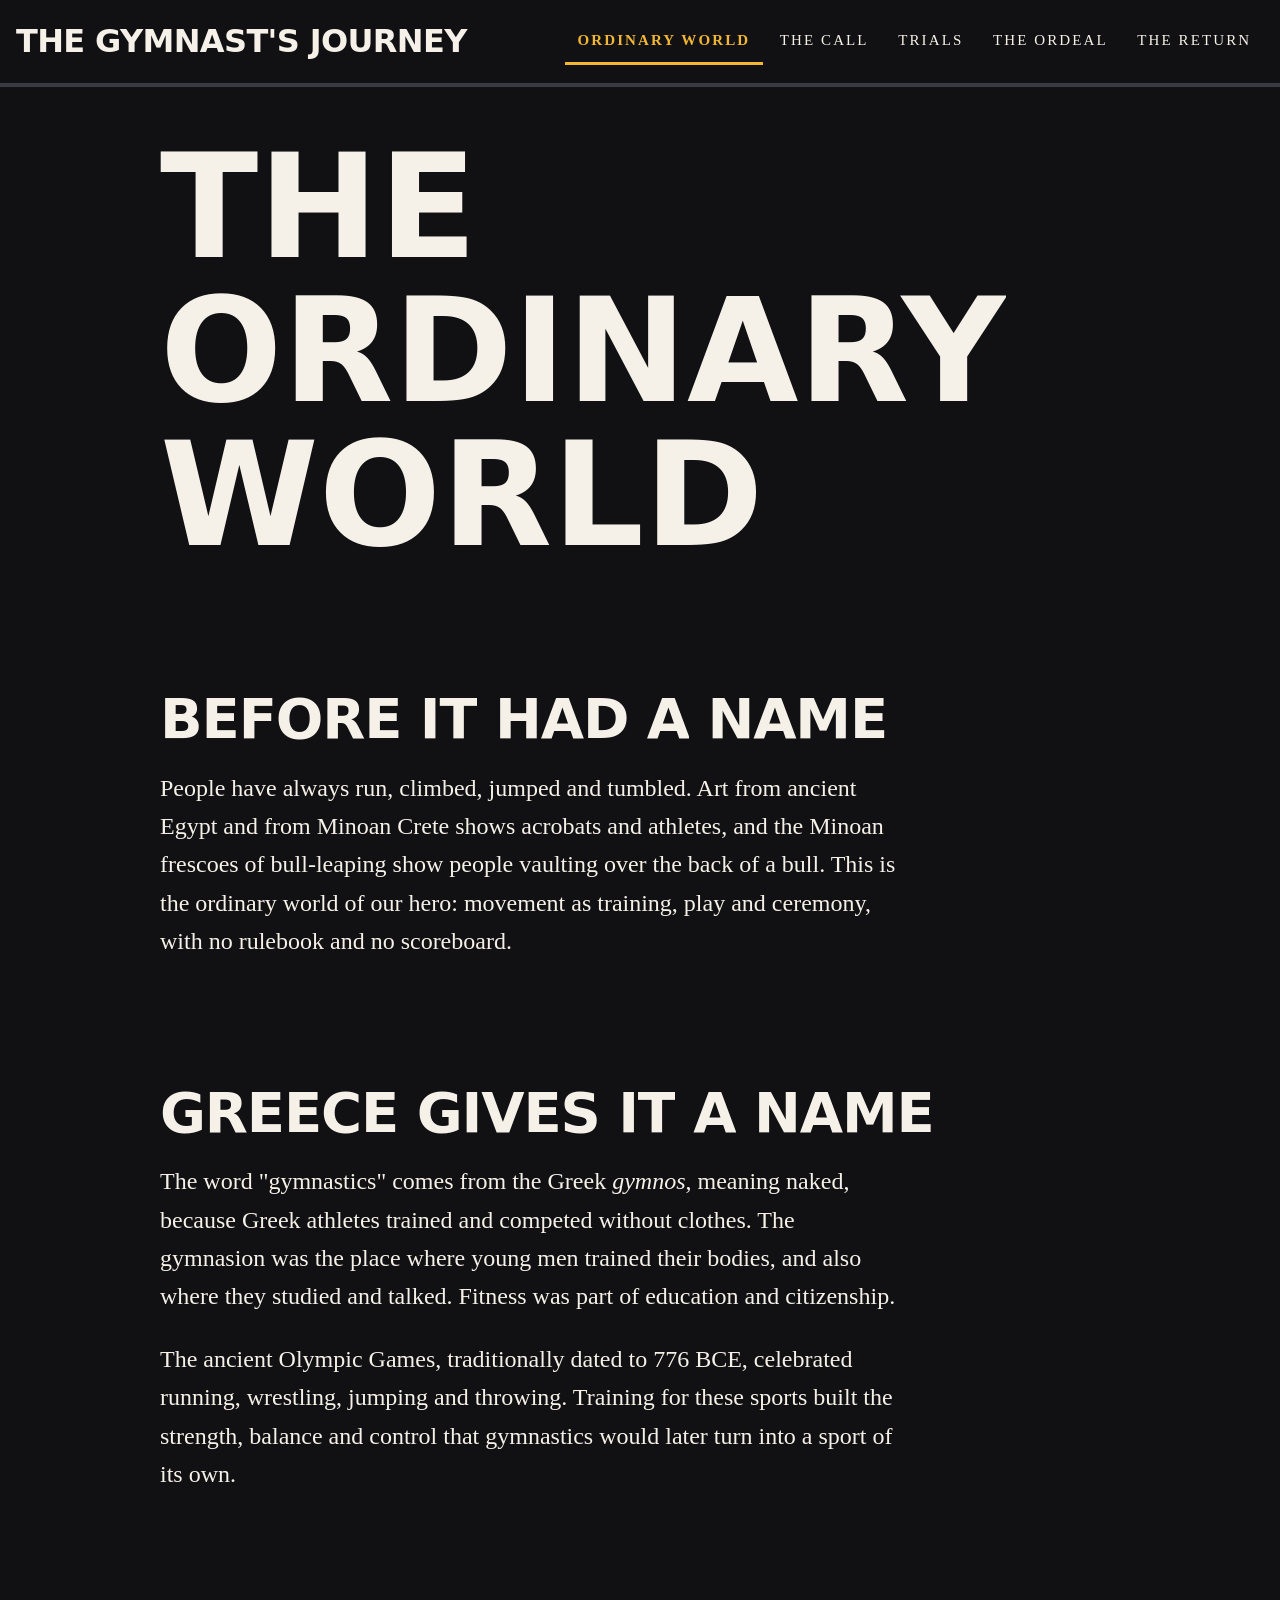
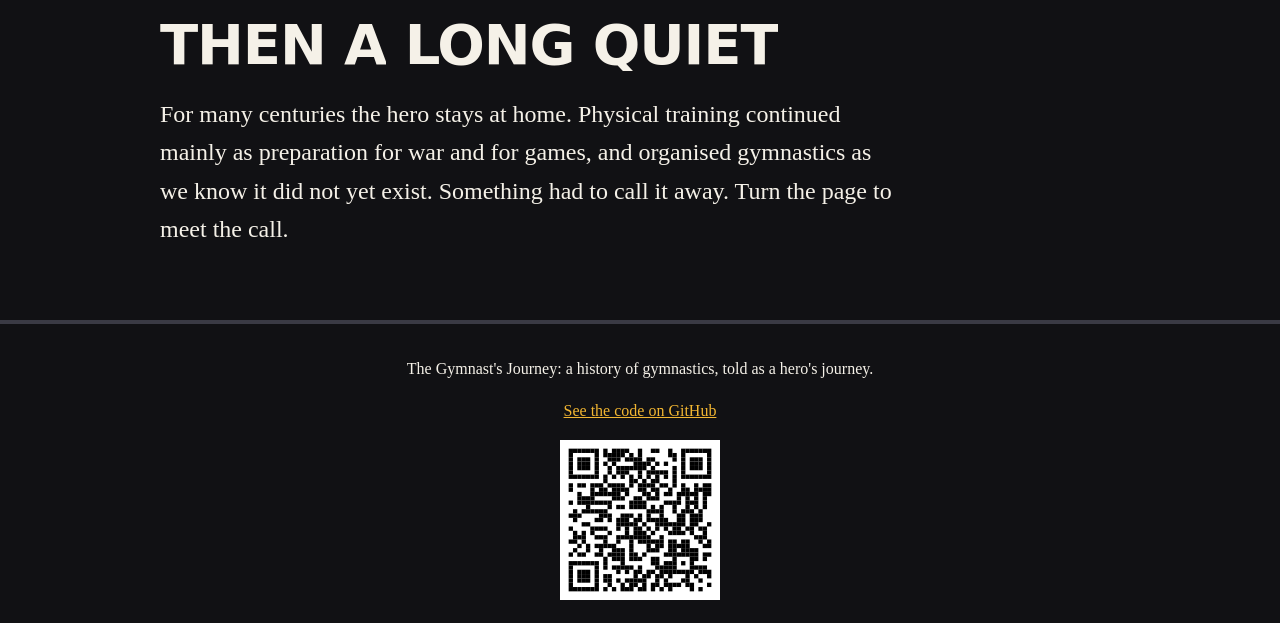
<file: index.html>
<!doctype html>
<html lang="en">
<head>
<meta charset="utf-8">
<meta name="viewport" content="width=device-width, initial-scale=1">
<title>The Ordinary World | The Gymnast's Journey</title>
<meta name="description" content="A text-only, hero's-journey history of gymnastics.">
<link rel="stylesheet" href="css/tokens.css">
<link rel="stylesheet" href="css/layout.css">
<link rel="stylesheet" href="css/site.css">
</head>
<body>
<a class="skip-link" href="#main">Skip to content</a>
<header class="site-header">
<a class="brand" href="index.html">The Gymnast's Journey</a>
<nav aria-label="Main">
<ul class="nav-list">
<li><a href="index.html">Ordinary World</a></li>
<li><a href="pages/call.html">The Call</a></li>
<li><a href="pages/trials.html">Trials</a></li>
<li><a href="pages/ordeal.html">The Ordeal</a></li>
<li><a href="pages/return.html">The Return</a></li>
</ul>
</nav>
</header>
<main id="main">
<h1 class="big-text">The Ordinary World</h1>
<section>
<h2>Before it had a name</h2>
<p>People have always run, climbed, jumped and tumbled. Art from ancient Egypt and from Minoan Crete shows acrobats and athletes, and the Minoan frescoes of bull-leaping show people vaulting over the back of a bull. This is the ordinary world of our hero: movement as training, play and ceremony, with no rulebook and no scoreboard.</p>
</section>
<section>
<h2>Greece gives it a name</h2>
<p>The word "gymnastics" comes from the Greek <em>gymnos</em>, meaning naked, because Greek athletes trained and competed without clothes. The gymnasion was the place where young men trained their bodies, and also where they studied and talked. Fitness was part of education and citizenship.</p>
<p>The ancient Olympic Games, traditionally dated to 776 BCE, celebrated running, wrestling, jumping and throwing. Training for these sports built the strength, balance and control that gymnastics would later turn into a sport of its own.</p>
</section>
<section>
<h2>Then a long quiet</h2>
<p>For many centuries the hero stays at home. Physical training continued mainly as preparation for war and for games, and organised gymnastics as we know it did not yet exist. Something had to call it away. Turn the page to meet the call.</p>
</section>
</main>
<footer class="site-footer"><p>The Gymnast's Journey: a history of gymnastics, told as a hero's journey.</p>
<p><a href="https://github.com/datton/orchestrate-demo-gymnastics-history">See the code on GitHub</a></p>
<img src="assets/github-qr.svg" width="160" height="160" alt="QR code linking to the GitHub repository for this site">
</footer>
<script src="js/nav.js"></script>
<script src="js/app.js"></script>
</body>
</html>
</file>
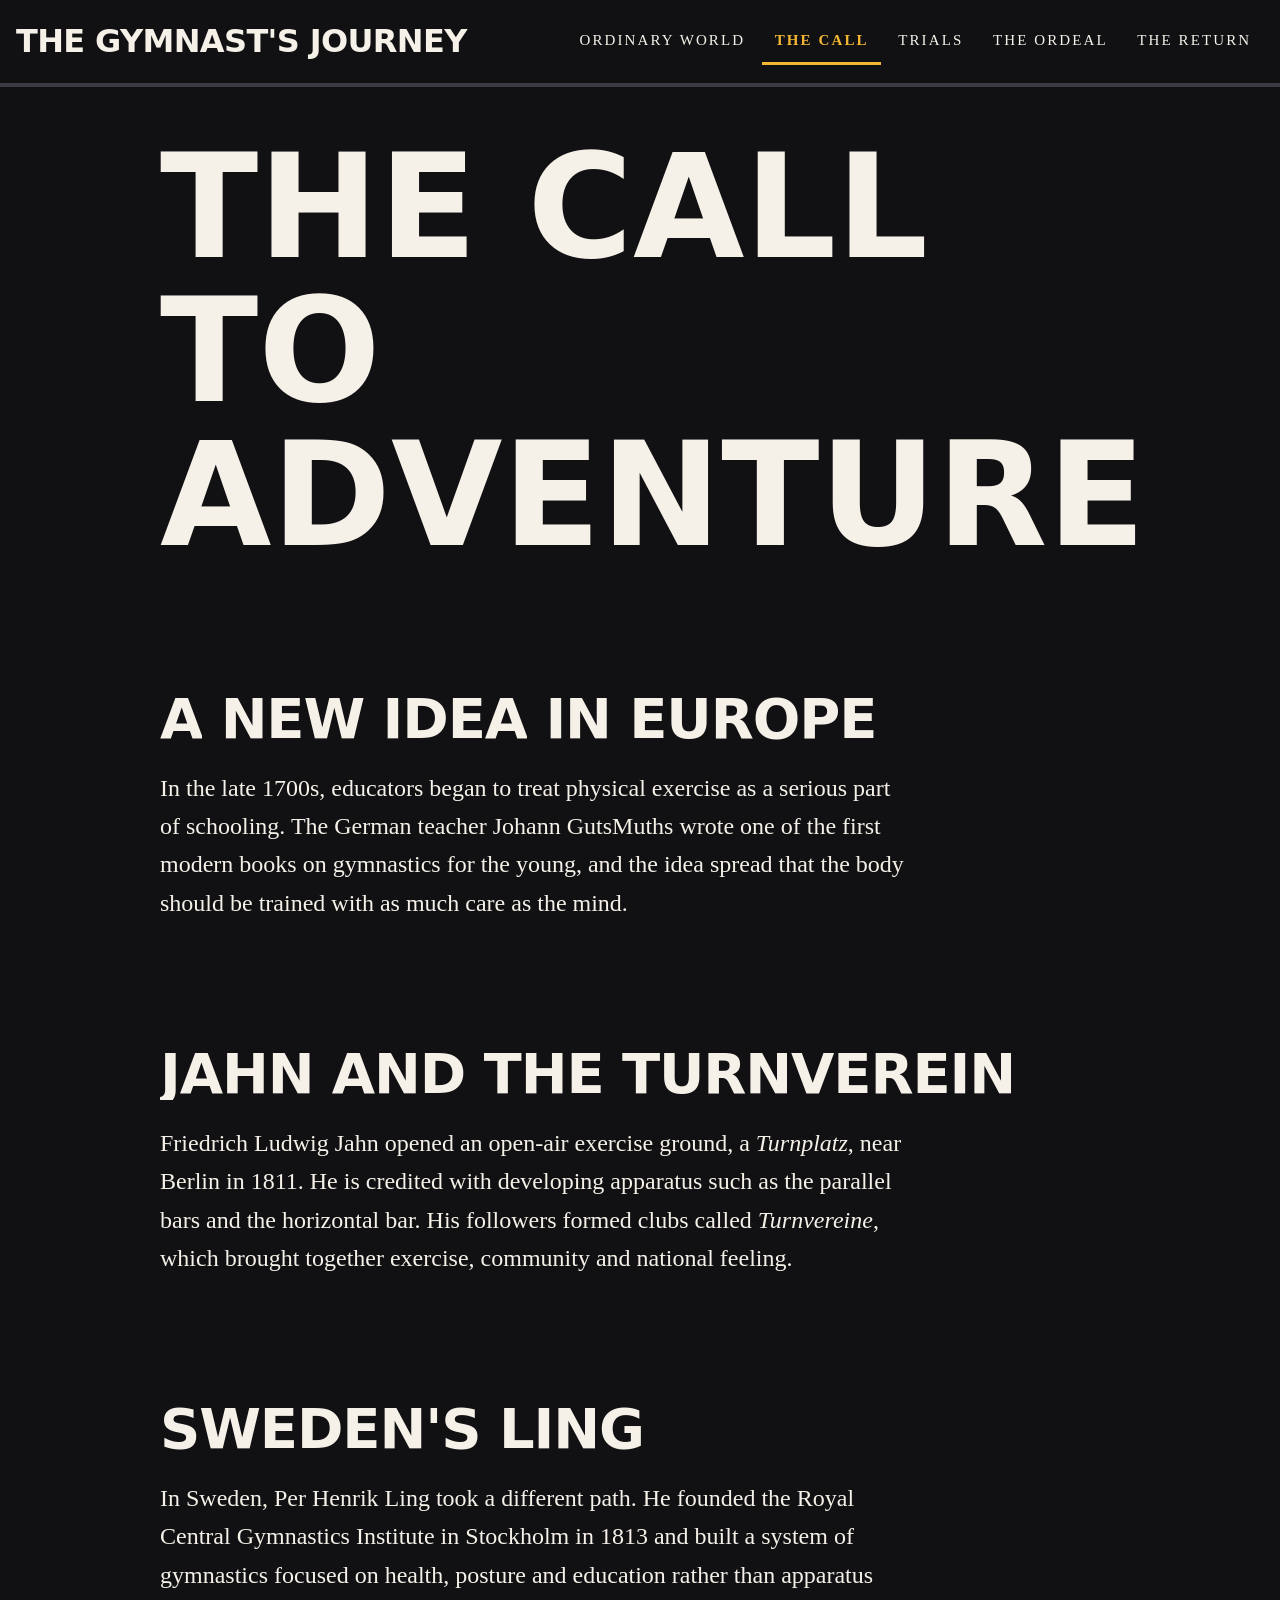
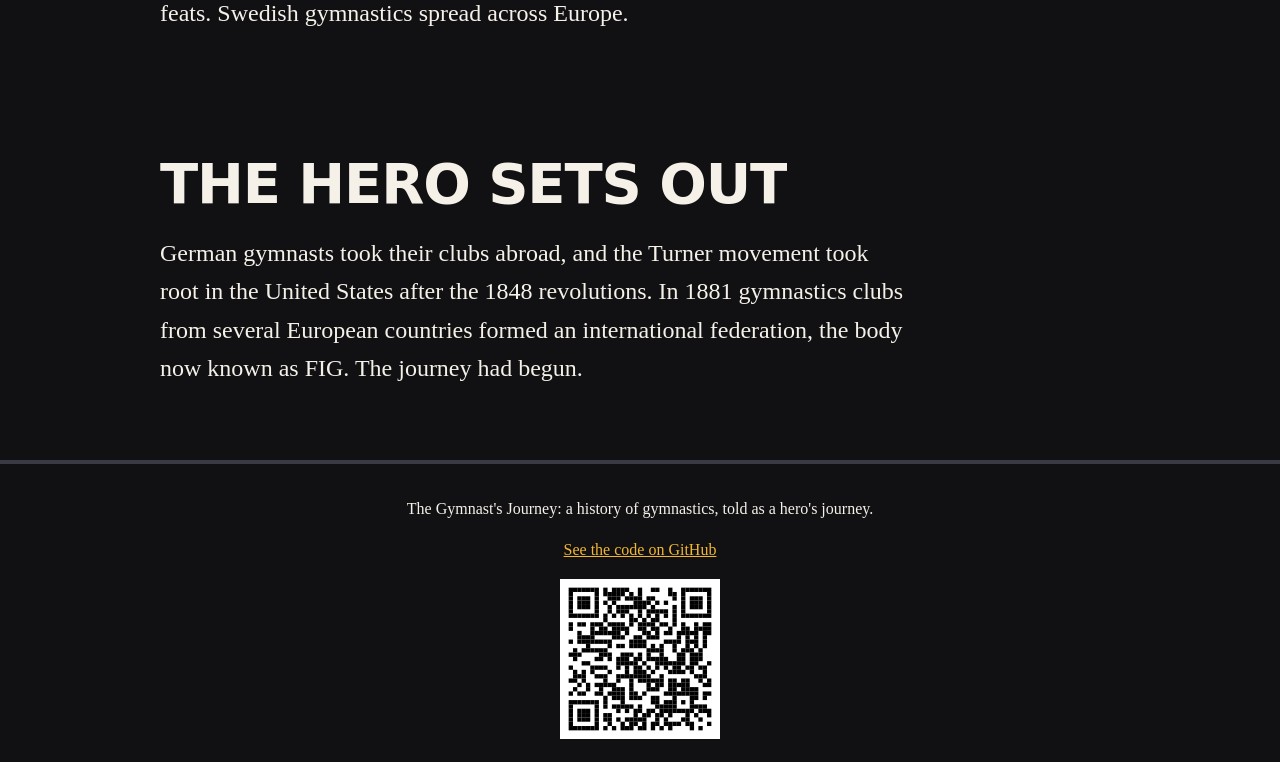
<file: pages/call.html>
<!doctype html>
<html lang="en">
<head>
<meta charset="utf-8">
<meta name="viewport" content="width=device-width, initial-scale=1">
<title>The Call to Adventure | The Gymnast's Journey</title>
<meta name="description" content="A text-only, hero's-journey history of gymnastics.">
<link rel="stylesheet" href="../css/tokens.css">
<link rel="stylesheet" href="../css/layout.css">
<link rel="stylesheet" href="../css/site.css">
</head>
<body>
<a class="skip-link" href="#main">Skip to content</a>
<header class="site-header">
<a class="brand" href="../index.html">The Gymnast's Journey</a>
<nav aria-label="Main">
<ul class="nav-list">
<li><a href="../index.html">Ordinary World</a></li>
<li><a href="../pages/call.html">The Call</a></li>
<li><a href="../pages/trials.html">Trials</a></li>
<li><a href="../pages/ordeal.html">The Ordeal</a></li>
<li><a href="../pages/return.html">The Return</a></li>
</ul>
</nav>
</header>
<main id="main">
<h1 class="big-text">The Call to Adventure</h1>
<section>
<h2>A new idea in Europe</h2>
<p>In the late 1700s, educators began to treat physical exercise as a serious part of schooling. The German teacher Johann GutsMuths wrote one of the first modern books on gymnastics for the young, and the idea spread that the body should be trained with as much care as the mind.</p>
</section>
<section>
<h2>Jahn and the Turnverein</h2>
<p>Friedrich Ludwig Jahn opened an open-air exercise ground, a <em>Turnplatz</em>, near Berlin in 1811. He is credited with developing apparatus such as the parallel bars and the horizontal bar. His followers formed clubs called <em>Turnvereine</em>, which brought together exercise, community and national feeling.</p>
</section>
<section>
<h2>Sweden's Ling</h2>
<p>In Sweden, Per Henrik Ling took a different path. He founded the Royal Central Gymnastics Institute in Stockholm in 1813 and built a system of gymnastics focused on health, posture and education rather than apparatus feats. Swedish gymnastics spread across Europe.</p>
</section>
<section>
<h2>The hero sets out</h2>
<p>German gymnasts took their clubs abroad, and the Turner movement took root in the United States after the 1848 revolutions. In 1881 gymnastics clubs from several European countries formed an international federation, the body now known as FIG. The journey had begun.</p>
</section>
</main>
<footer class="site-footer"><p>The Gymnast's Journey: a history of gymnastics, told as a hero's journey.</p>
<p><a href="https://github.com/datton/orchestrate-demo-gymnastics-history">See the code on GitHub</a></p>
<img src="../assets/github-qr.svg" width="160" height="160" alt="QR code linking to the GitHub repository for this site">
</footer>
<script src="../js/nav.js"></script>
<script src="../js/app.js"></script>
</body>
</html>
</file>
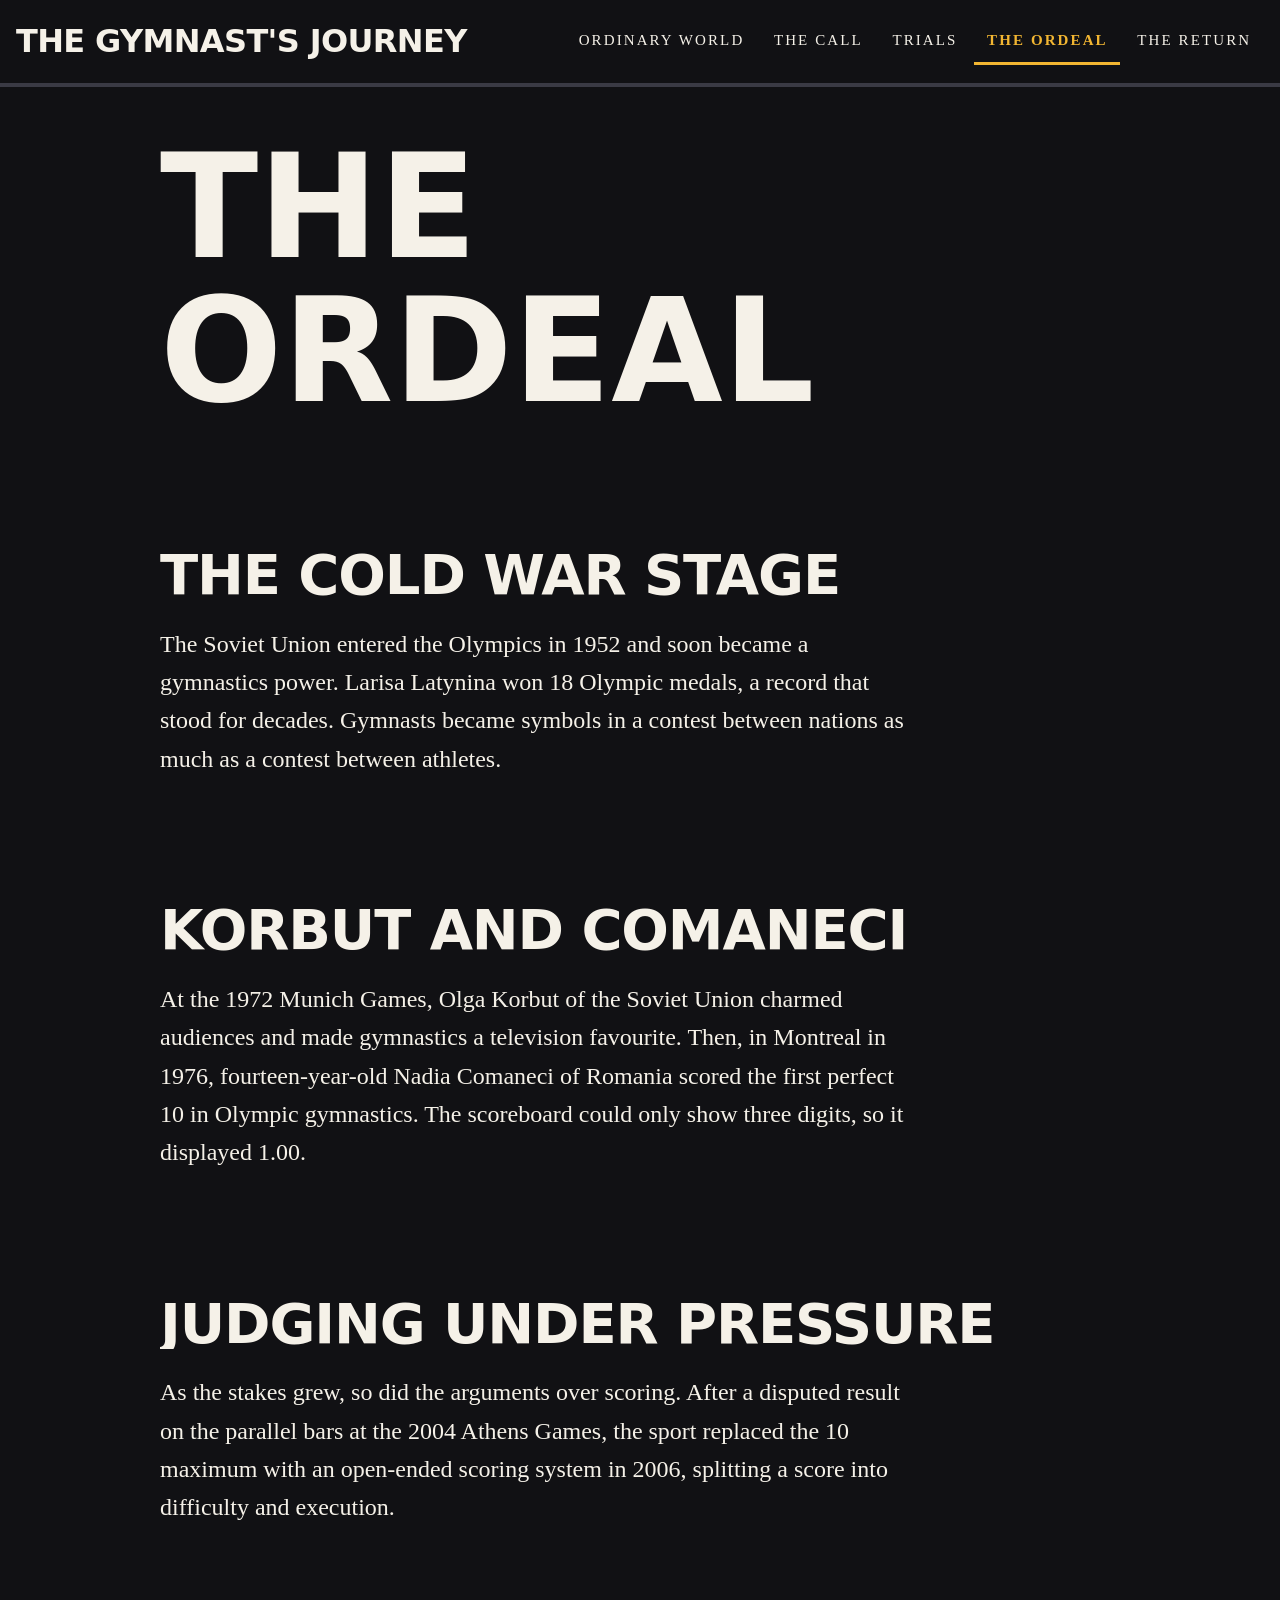
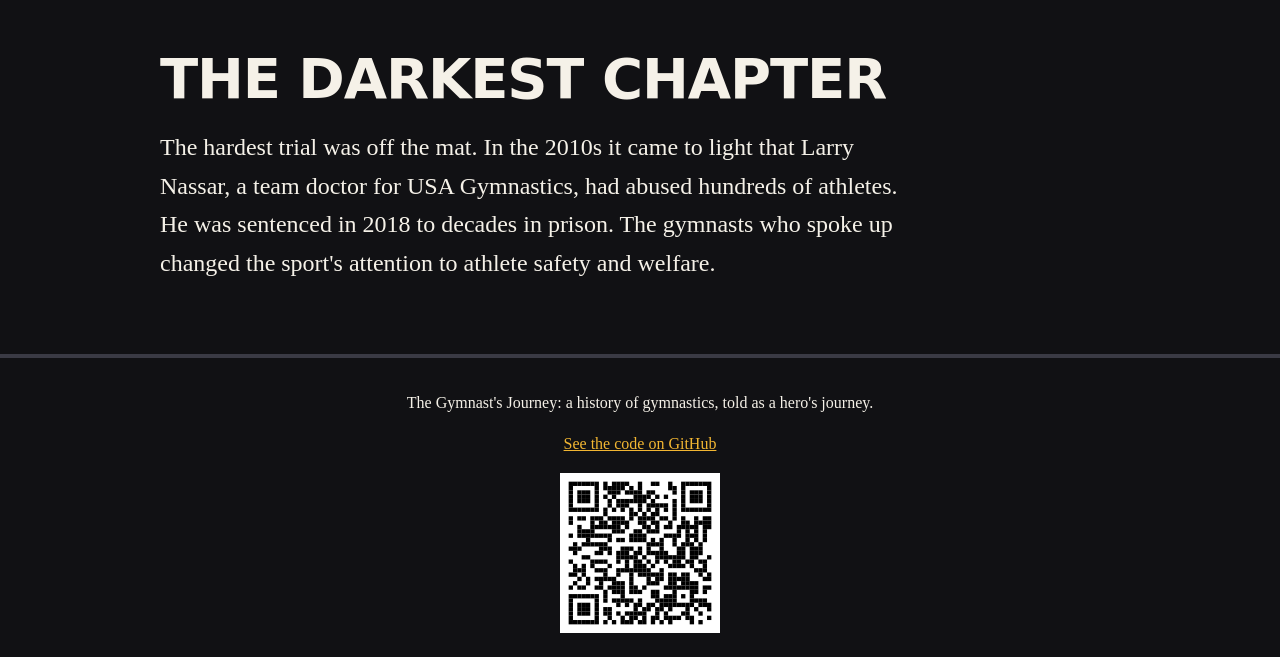
<file: pages/ordeal.html>
<!doctype html>
<html lang="en">
<head>
<meta charset="utf-8">
<meta name="viewport" content="width=device-width, initial-scale=1">
<title>The Ordeal | The Gymnast's Journey</title>
<meta name="description" content="A text-only, hero's-journey history of gymnastics.">
<link rel="stylesheet" href="../css/tokens.css">
<link rel="stylesheet" href="../css/layout.css">
<link rel="stylesheet" href="../css/site.css">
</head>
<body>
<a class="skip-link" href="#main">Skip to content</a>
<header class="site-header">
<a class="brand" href="../index.html">The Gymnast's Journey</a>
<nav aria-label="Main">
<ul class="nav-list">
<li><a href="../index.html">Ordinary World</a></li>
<li><a href="../pages/call.html">The Call</a></li>
<li><a href="../pages/trials.html">Trials</a></li>
<li><a href="../pages/ordeal.html">The Ordeal</a></li>
<li><a href="../pages/return.html">The Return</a></li>
</ul>
</nav>
</header>
<main id="main">
<h1 class="big-text">The Ordeal</h1>
<section>
<h2>The Cold War stage</h2>
<p>The Soviet Union entered the Olympics in 1952 and soon became a gymnastics power. Larisa Latynina won 18 Olympic medals, a record that stood for decades. Gymnasts became symbols in a contest between nations as much as a contest between athletes.</p>
</section>
<section>
<h2>Korbut and Comaneci</h2>
<p>At the 1972 Munich Games, Olga Korbut of the Soviet Union charmed audiences and made gymnastics a television favourite. Then, in Montreal in 1976, fourteen-year-old Nadia Comaneci of Romania scored the first perfect 10 in Olympic gymnastics. The scoreboard could only show three digits, so it displayed 1.00.</p>
</section>
<section>
<h2>Judging under pressure</h2>
<p>As the stakes grew, so did the arguments over scoring. After a disputed result on the parallel bars at the 2004 Athens Games, the sport replaced the 10 maximum with an open-ended scoring system in 2006, splitting a score into difficulty and execution.</p>
</section>
<section>
<h2>The darkest chapter</h2>
<p>The hardest trial was off the mat. In the 2010s it came to light that Larry Nassar, a team doctor for USA Gymnastics, had abused hundreds of athletes. He was sentenced in 2018 to decades in prison. The gymnasts who spoke up changed the sport's attention to athlete safety and welfare.</p>
</section>
</main>
<footer class="site-footer"><p>The Gymnast's Journey: a history of gymnastics, told as a hero's journey.</p>
<p><a href="https://github.com/datton/orchestrate-demo-gymnastics-history">See the code on GitHub</a></p>
<img src="../assets/github-qr.svg" width="160" height="160" alt="QR code linking to the GitHub repository for this site">
</footer>
<script src="../js/nav.js"></script>
<script src="../js/app.js"></script>
</body>
</html>
</file>
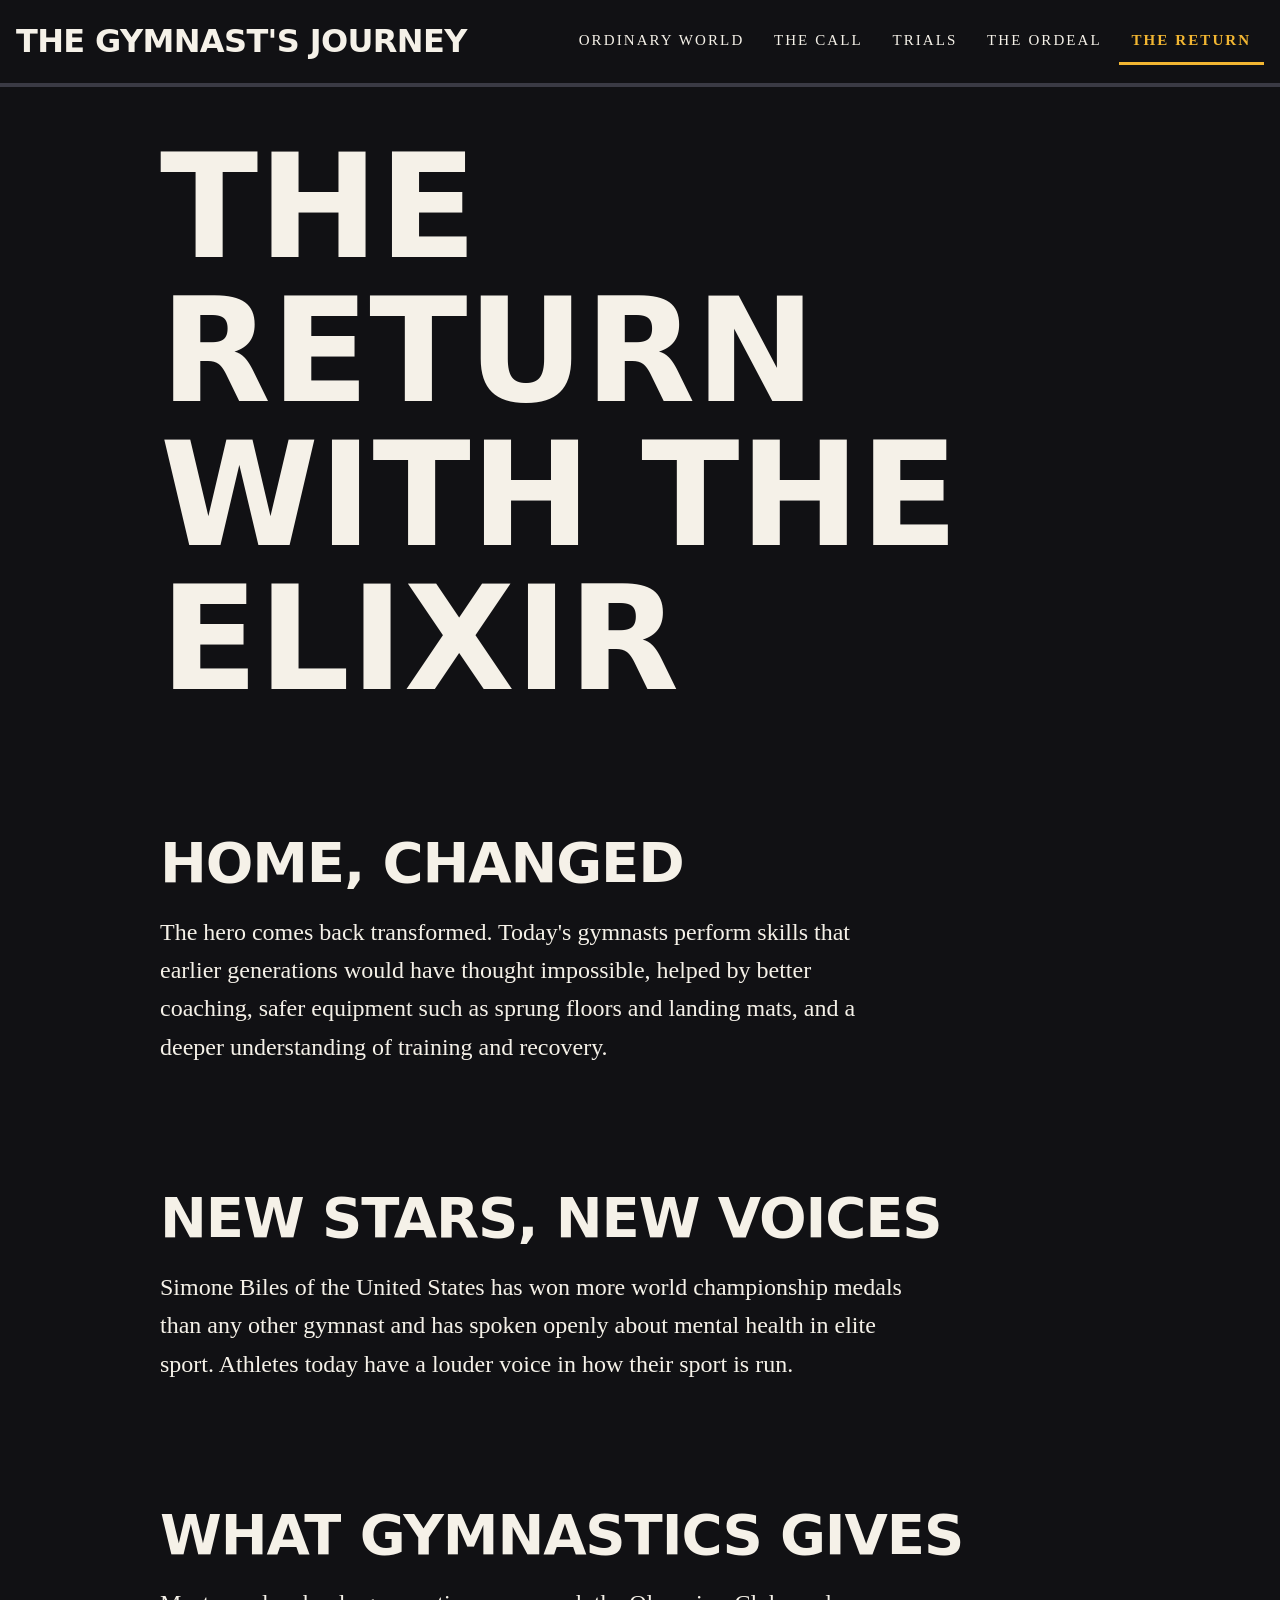
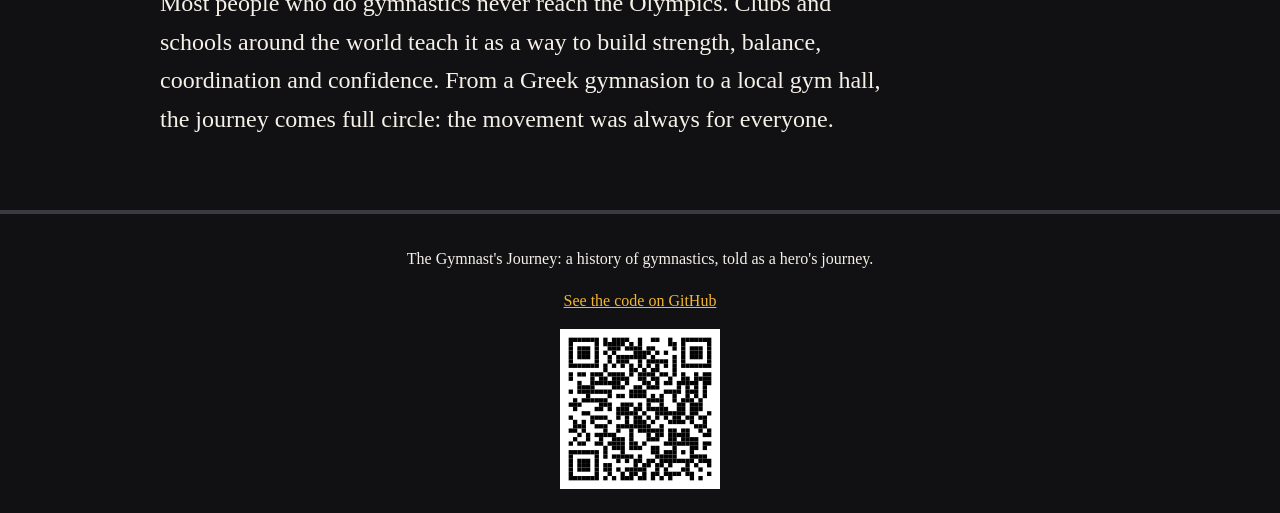
<file: pages/return.html>
<!doctype html>
<html lang="en">
<head>
<meta charset="utf-8">
<meta name="viewport" content="width=device-width, initial-scale=1">
<title>The Return with the Elixir | The Gymnast's Journey</title>
<meta name="description" content="A text-only, hero's-journey history of gymnastics.">
<link rel="stylesheet" href="../css/tokens.css">
<link rel="stylesheet" href="../css/layout.css">
<link rel="stylesheet" href="../css/site.css">
</head>
<body>
<a class="skip-link" href="#main">Skip to content</a>
<header class="site-header">
<a class="brand" href="../index.html">The Gymnast's Journey</a>
<nav aria-label="Main">
<ul class="nav-list">
<li><a href="../index.html">Ordinary World</a></li>
<li><a href="../pages/call.html">The Call</a></li>
<li><a href="../pages/trials.html">Trials</a></li>
<li><a href="../pages/ordeal.html">The Ordeal</a></li>
<li><a href="../pages/return.html">The Return</a></li>
</ul>
</nav>
</header>
<main id="main">
<h1 class="big-text">The Return with the Elixir</h1>
<section>
<h2>Home, changed</h2>
<p>The hero comes back transformed. Today's gymnasts perform skills that earlier generations would have thought impossible, helped by better coaching, safer equipment such as sprung floors and landing mats, and a deeper understanding of training and recovery.</p>
</section>
<section>
<h2>New stars, new voices</h2>
<p>Simone Biles of the United States has won more world championship medals than any other gymnast and has spoken openly about mental health in elite sport. Athletes today have a louder voice in how their sport is run.</p>
</section>
<section>
<h2>What gymnastics gives</h2>
<p>Most people who do gymnastics never reach the Olympics. Clubs and schools around the world teach it as a way to build strength, balance, coordination and confidence. From a Greek gymnasion to a local gym hall, the journey comes full circle: the movement was always for everyone.</p>
</section>
</main>
<footer class="site-footer"><p>The Gymnast's Journey: a history of gymnastics, told as a hero's journey.</p>
<p><a href="https://github.com/datton/orchestrate-demo-gymnastics-history">See the code on GitHub</a></p>
<img src="../assets/github-qr.svg" width="160" height="160" alt="QR code linking to the GitHub repository for this site">
</footer>
<script src="../js/nav.js"></script>
<script src="../js/app.js"></script>
</body>
</html>
</file>
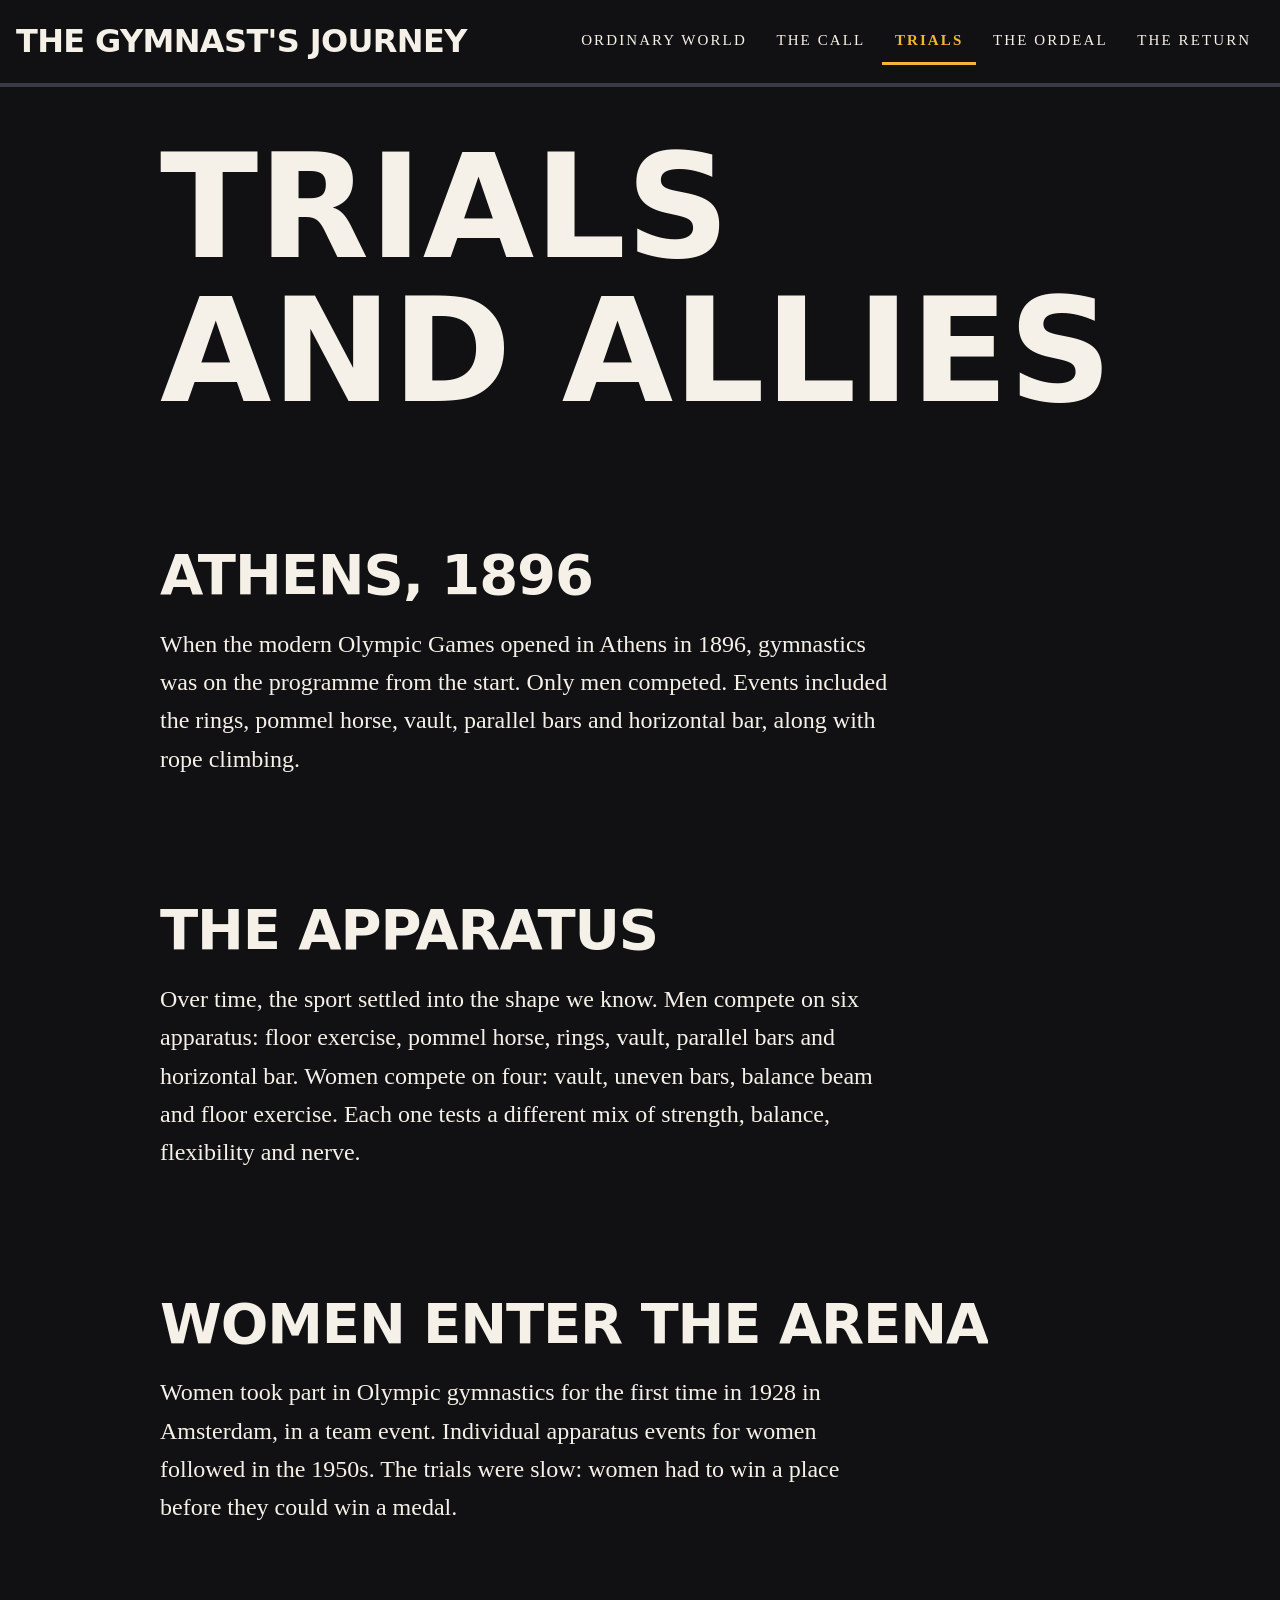
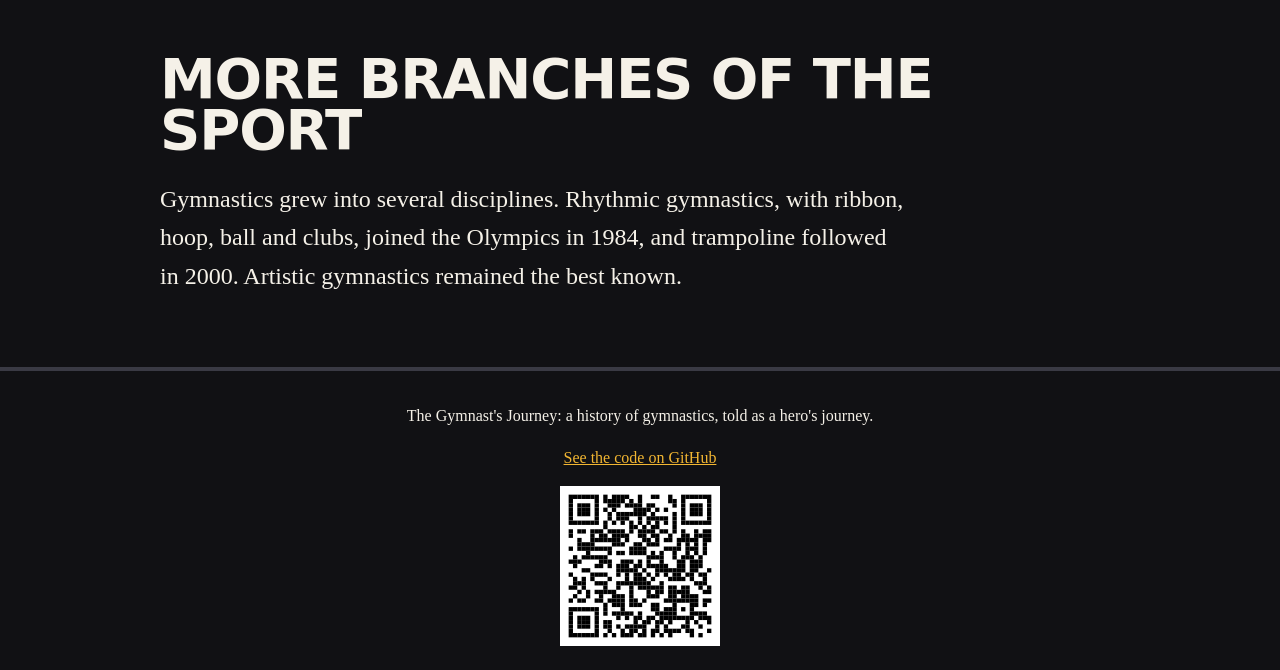
<file: pages/trials.html>
<!doctype html>
<html lang="en">
<head>
<meta charset="utf-8">
<meta name="viewport" content="width=device-width, initial-scale=1">
<title>Trials and Allies | The Gymnast's Journey</title>
<meta name="description" content="A text-only, hero's-journey history of gymnastics.">
<link rel="stylesheet" href="../css/tokens.css">
<link rel="stylesheet" href="../css/layout.css">
<link rel="stylesheet" href="../css/site.css">
</head>
<body>
<a class="skip-link" href="#main">Skip to content</a>
<header class="site-header">
<a class="brand" href="../index.html">The Gymnast's Journey</a>
<nav aria-label="Main">
<ul class="nav-list">
<li><a href="../index.html">Ordinary World</a></li>
<li><a href="../pages/call.html">The Call</a></li>
<li><a href="../pages/trials.html">Trials</a></li>
<li><a href="../pages/ordeal.html">The Ordeal</a></li>
<li><a href="../pages/return.html">The Return</a></li>
</ul>
</nav>
</header>
<main id="main">
<h1 class="big-text">Trials and Allies</h1>
<section>
<h2>Athens, 1896</h2>
<p>When the modern Olympic Games opened in Athens in 1896, gymnastics was on the programme from the start. Only men competed. Events included the rings, pommel horse, vault, parallel bars and horizontal bar, along with rope climbing.</p>
</section>
<section>
<h2>The apparatus</h2>
<p>Over time, the sport settled into the shape we know. Men compete on six apparatus: floor exercise, pommel horse, rings, vault, parallel bars and horizontal bar. Women compete on four: vault, uneven bars, balance beam and floor exercise. Each one tests a different mix of strength, balance, flexibility and nerve.</p>
</section>
<section>
<h2>Women enter the arena</h2>
<p>Women took part in Olympic gymnastics for the first time in 1928 in Amsterdam, in a team event. Individual apparatus events for women followed in the 1950s. The trials were slow: women had to win a place before they could win a medal.</p>
</section>
<section>
<h2>More branches of the sport</h2>
<p>Gymnastics grew into several disciplines. Rhythmic gymnastics, with ribbon, hoop, ball and clubs, joined the Olympics in 1984, and trampoline followed in 2000. Artistic gymnastics remained the best known.</p>
</section>
</main>
<footer class="site-footer"><p>The Gymnast's Journey: a history of gymnastics, told as a hero's journey.</p>
<p><a href="https://github.com/datton/orchestrate-demo-gymnastics-history">See the code on GitHub</a></p>
<img src="../assets/github-qr.svg" width="160" height="160" alt="QR code linking to the GitHub repository for this site">
</footer>
<script src="../js/nav.js"></script>
<script src="../js/app.js"></script>
</body>
</html>
</file>
<file: css/tokens.css>
/* Designer: colours, type scale, spacing, motion tokens.
   Direction: typography only. No images, no SVG art. Huge, heavy, high-contrast type.
   Palette (WCAG AA, checked against --color-bg #111114):
     text   #f5f1e8  ~16:1   accent #f2b632 ~10:1   muted #b9b4a8 ~8:1   hot #ff6a3d ~6.5:1
   Type: Impact / Arial Black for display (chalk-and-scoreboard feel), Georgia for reading. System fonts only. */
:root {
  /* colour */
  --color-bg: #111114;
  --color-bg-alt: #1b1b21;
  --color-text: #f5f1e8;
  --color-muted: #b9b4a8;
  --color-accent: #f2b632;
  --color-hot: #ff6a3d;
  --color-rule: #3a3a44;
  --color-focus: #ffffff;

  /* type families */
  --font-display: Impact, "Arial Black", "Helvetica Neue", system-ui, sans-serif;
  --font-body: Georgia, "Times New Roman", serif;

  /* type scale (fluid; huge on purpose) */
  --step-mega: clamp(4rem, 18vw, 14rem);
  --step-hero: clamp(3rem, 12vw, 9rem);
  --step-h1: clamp(2.5rem, 8vw, 6rem);
  --step-h2: clamp(1.75rem, 5vw, 3.5rem);
  --step-h3: clamp(1.25rem, 3vw, 2rem);
  --step-body: clamp(1.125rem, 1.2vw + 0.9rem, 1.5rem);
  --step-small: 0.9375rem;

  --weight-display: 900;
  --leading-display: 0.92;
  --leading-body: 1.6;
  --tracking-display: -0.02em;
  --tracking-label: 0.14em;
  --measure: 62ch;

  /* spacing and shape */
  --space: 1rem;
  --space-s: 0.5rem;
  --space-m: 1.5rem;
  --space-l: 3rem;
  --space-xl: 6rem;
  --space-section: clamp(4rem, 14vh, 10rem);
  --radius: 0;
  --rule-width: 0.25rem;

  /* motion (JS and CSS should read these; zeroed under reduced motion) */
  --ease-out: cubic-bezier(0.16, 1, 0.3, 1);
  --ease-in-out: cubic-bezier(0.65, 0, 0.35, 1);
  --dur-fast: 150ms;
  --dur-base: 400ms;
  --dur-slow: 900ms;
  --dur-reveal: 1200ms;
  --stagger: 60ms;
}

@media (prefers-reduced-motion: reduce) {
  :root {
    --dur-fast: 0.01ms;
    --dur-base: 0.01ms;
    --dur-slow: 0.01ms;
    --dur-reveal: 0.01ms;
    --stagger: 0ms;
  }
}
</file>
<file: css/layout.css>
/* UI/UX: header, nav, footer, page frame, scroll text animation */
.skip-link { position: absolute; left: -999px; top: var(--space); padding: .5rem 1rem; background: var(--color-accent); color: var(--color-bg); font-weight: 700; z-index: 10; }
.skip-link:focus { left: var(--space); }
.site-header { display: flex; flex-wrap: wrap; gap: .5rem var(--space); align-items: center; justify-content: space-between; padding: var(--space); border-bottom: var(--rule-width) solid var(--color-rule); }
.brand { font-family: var(--font-display); font-size: var(--step-h3); font-weight: var(--weight-display); text-transform: uppercase; letter-spacing: var(--tracking-display); color: var(--color-text); text-decoration: none; }
.nav-list { display: flex; flex-wrap: wrap; gap: .25rem; list-style: none; margin: 0; padding: 0; }
.nav-list a { display: block; padding: .6rem .8rem; min-height: 44px; box-sizing: border-box; color: var(--color-text); text-decoration: none; border-bottom: 3px solid transparent; }
.nav-list a:hover { border-bottom-color: var(--color-accent); }
.nav-list a { font-size: var(--step-small); text-transform: uppercase; letter-spacing: var(--tracking-label); }
.nav-list a[aria-current="page"] { color: var(--color-accent); border-bottom-color: var(--color-accent); font-weight: 700; }
a:focus-visible, .brand:focus-visible { outline: 3px solid var(--color-focus); outline-offset: 2px; }
main { max-width: 60rem; margin: 0 auto; padding: var(--space-l) var(--space); overflow-wrap: break-word; }
main h2 { font-family: var(--font-display); font-size: var(--step-h2); font-weight: var(--weight-display); letter-spacing: var(--tracking-display); line-height: var(--leading-display); text-transform: uppercase; margin: var(--space-section) 0 var(--space-m); }
main p { font-size: var(--step-body); line-height: var(--leading-body); max-width: var(--measure); }
.site-footer { padding: var(--space); text-align: center; border-top: var(--rule-width) solid var(--color-rule); }
@media (max-width: 40rem) {
  .site-header { flex-direction: column; align-items: flex-start; }
  .nav-list { width: 100%; }
  .nav-list li { flex: 1 1 auto; }
  .nav-list a { text-align: center; }
}

/* Scroll text animation: only active when nav.js adds .js and motion is allowed */
@media (prefers-reduced-motion: no-preference) {
  .js .word { display: inline-block; overflow: hidden; vertical-align: top; }
  .js .word > span { display: inline-block; transform: translateY(110%); transition: transform var(--dur-slow) var(--ease-out); transition-delay: calc(var(--i, 0) * var(--stagger)); }
  .js .is-visible .word > span { transform: none; }
  .js [data-reveal] { opacity: 0; transform: translateY(2.5rem); transition: opacity var(--dur-reveal) var(--ease-out), transform var(--dur-reveal) var(--ease-out); }
  .js [data-reveal].is-visible { opacity: 1; transform: none; }
}
</file>
<file: css/site.css>
/* Lead Dev: base look. Text only, no images. */
body { margin: 0; background: var(--color-bg); color: var(--color-text); font-family: var(--font-body); line-height: 1.6; }
a { color: var(--color-accent); }
a:focus-visible { outline: 3px solid var(--color-accent); outline-offset: 2px; }
.big-text { font-family: var(--font-display); font-size: var(--step-hero); line-height: 1; text-transform: uppercase; margin: 0 0 1rem; }
@media (prefers-reduced-motion: reduce) { * { animation: none !important; transition: none !important; } }
</file>
